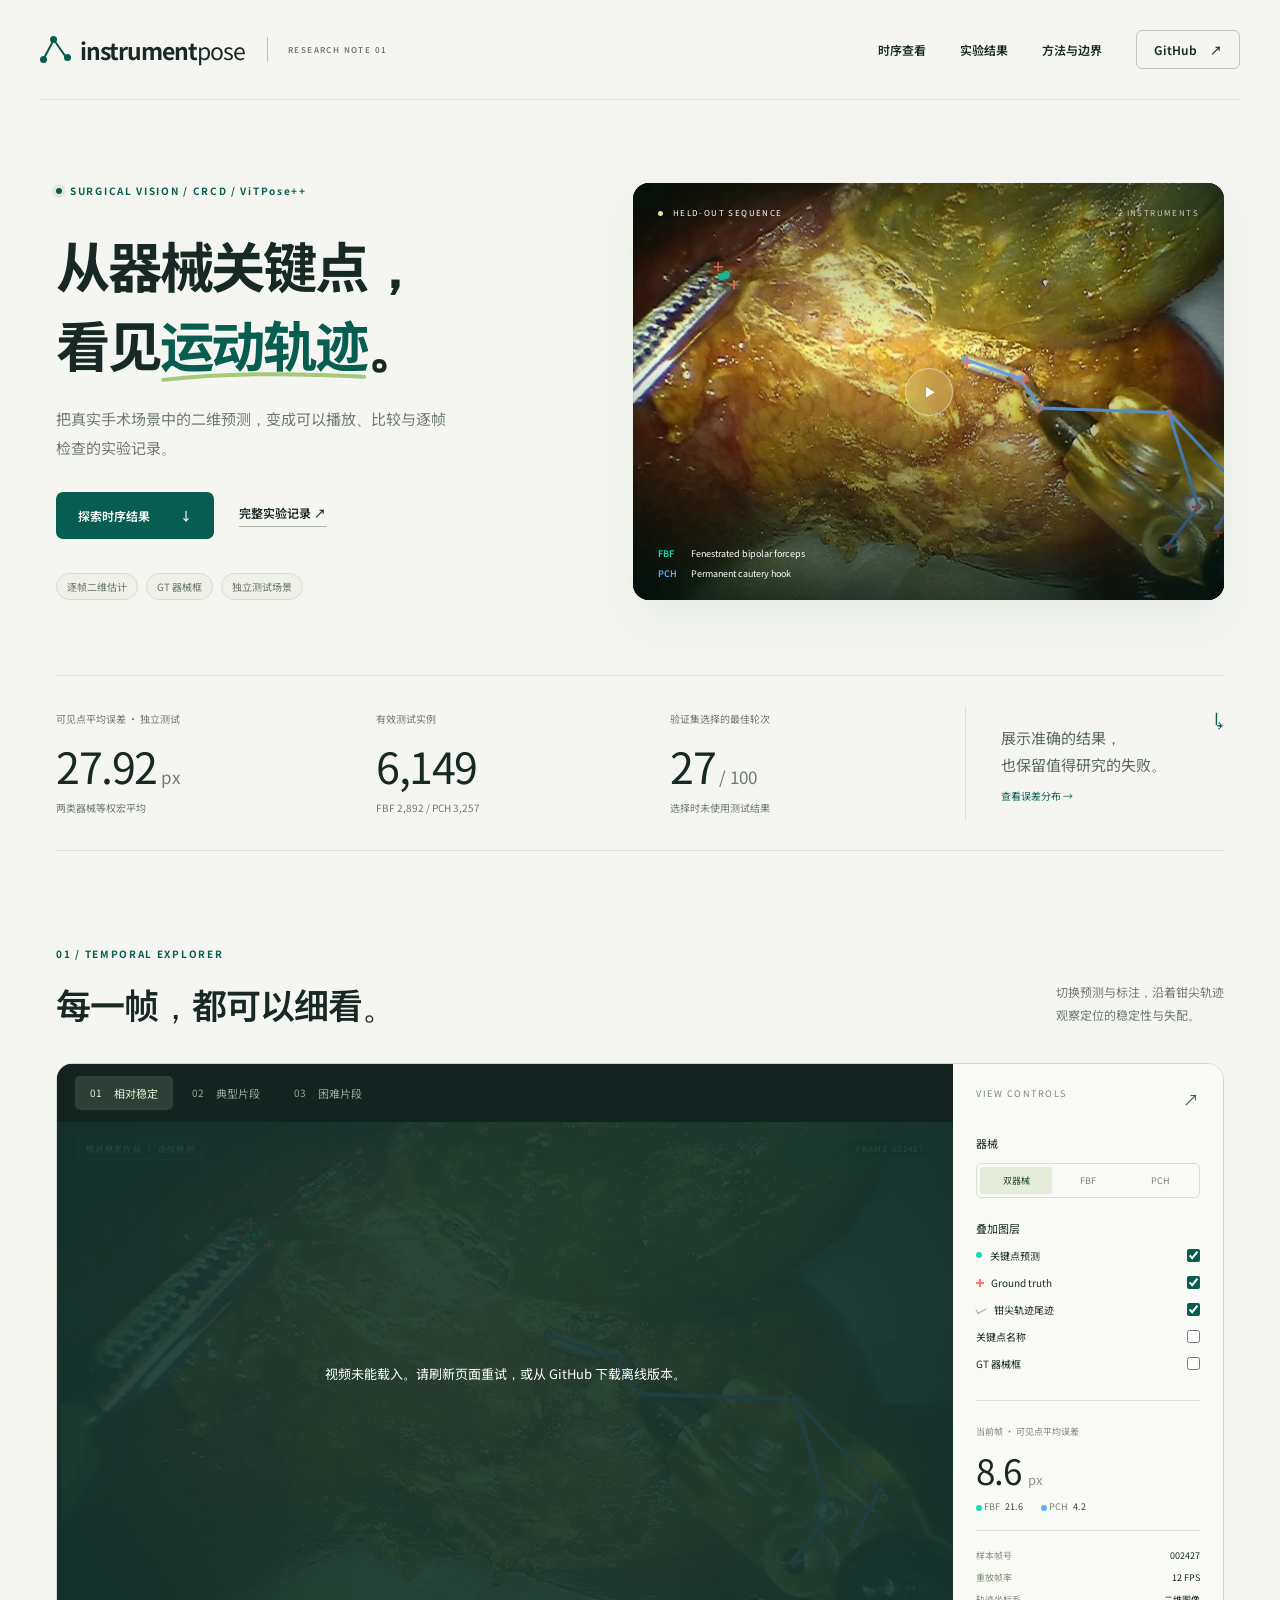
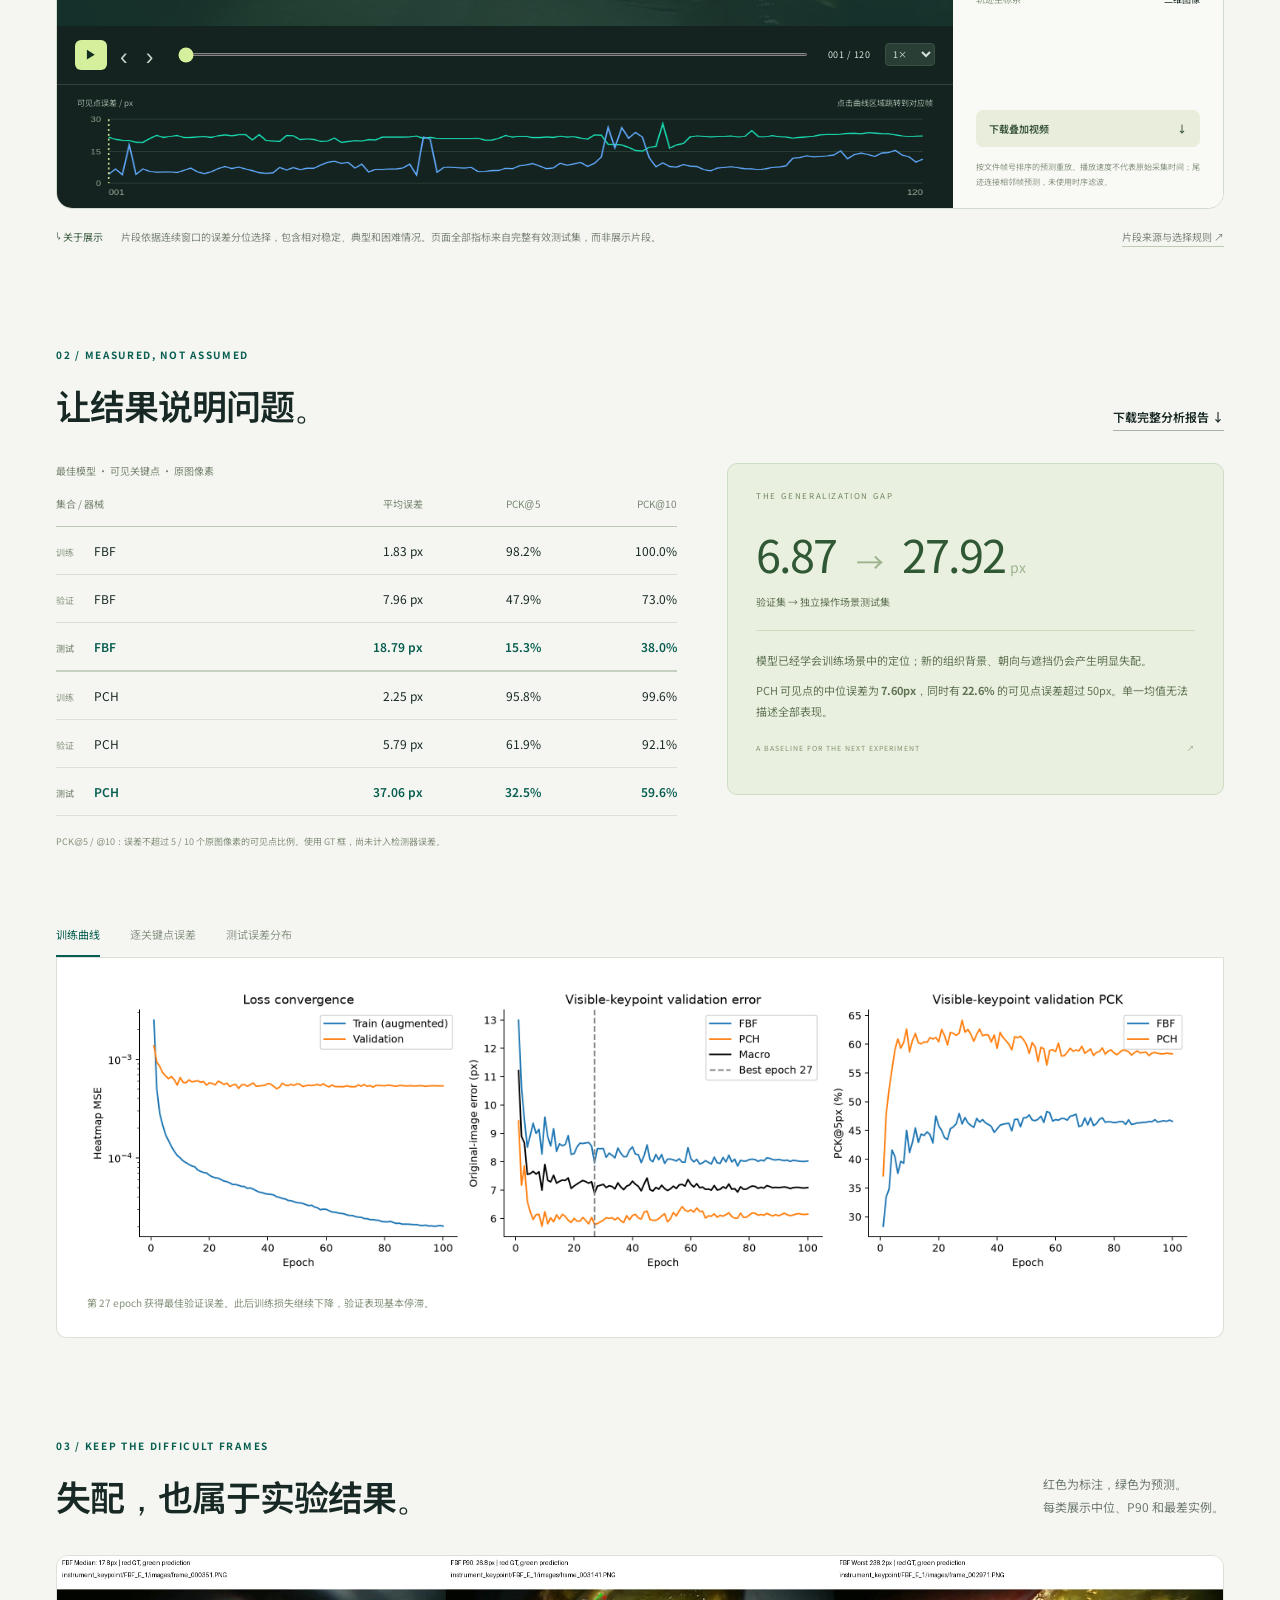
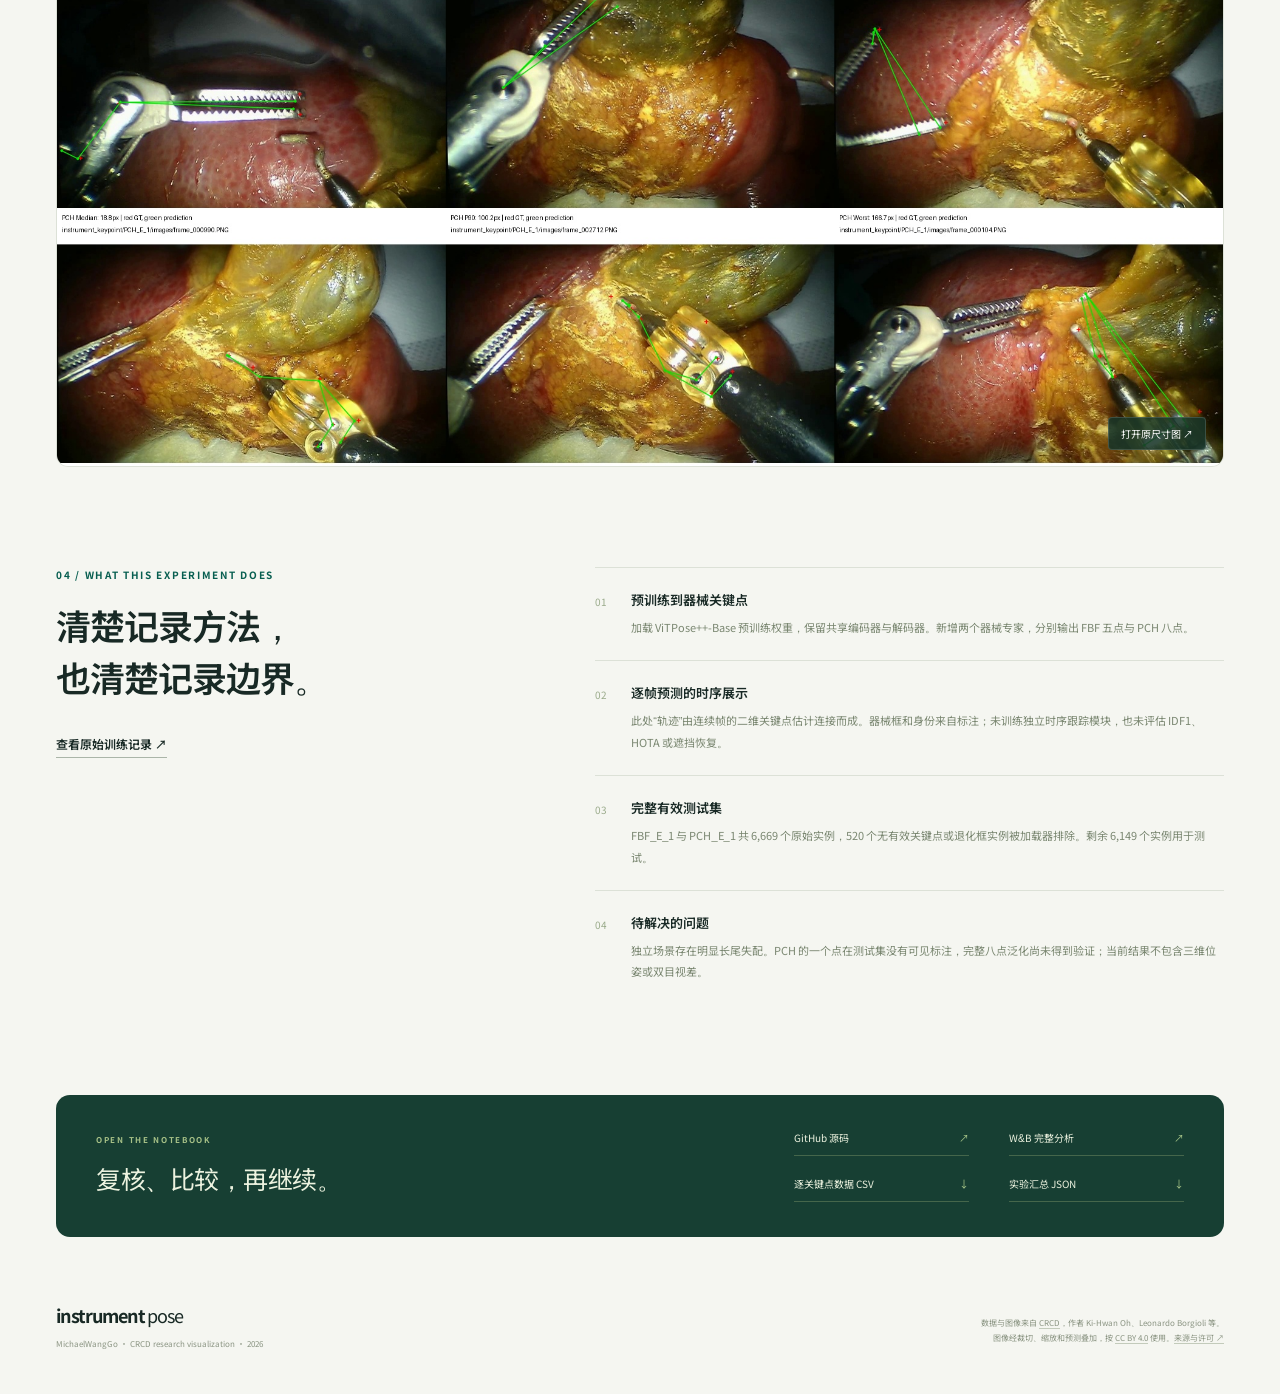
<file: docs/index.html>
<!doctype html>
<html lang="zh-CN">
<head>
  <meta charset="utf-8">
  <meta name="viewport" content="width=device-width, initial-scale=1">
  <title>Instrument Pose — 手术器械关键点与时序可视化</title>
  <meta name="description" content="ViTPose++ 在 CRCD 上的真实实验：交互查看手术器械二维关键点、时序轨迹、独立测试指标与失败案例。">
  <meta name="theme-color" content="#f5f6f1">
  <meta property="og:title" content="Instrument Pose · CRCD">
  <meta property="og:description" content="从单帧关键点到可探索的时序轨迹。真实预测，完整结果，公开展示。">
  <meta property="og:image" content="https://michaelwanggo.github.io/crcd-instrument-keypoints/assets/images/steady-poster.jpg">
  <link rel="icon" href="favicon.svg" type="image/svg+xml">
  <link rel="stylesheet" href="style.css">
  <script type="module" src="app.js"></script>
</head>
<body>
  <a class="skip-link" href="#viewer">跳转到交互查看器</a>
  <header class="site-header">
    <a class="brand" href="./" aria-label="Instrument Pose 首页"><span class="brand-mark"><i></i><i></i><i></i></span><span>instrument<span class="brand-light">pose</span></span><span class="brand-label">RESEARCH NOTE 01</span></a>
    <nav aria-label="主导航"><a href="#viewer">时序查看</a><a href="#results">实验结果</a><a href="#method">方法与边界</a><a class="repo-link" href="https://github.com/MichaelWangGo/crcd-instrument-keypoints" target="_blank" rel="noopener">GitHub <span aria-hidden="true">↗</span></a></nav>
  </header>

  <main>
    <section class="hero section-width">
      <div class="hero-copy">
        <div class="eyebrow"><span class="status-dot"></span> SURGICAL VISION / CRCD / ViTPose++</div>
        <h1>从器械关键点，<br>看见<span class="accent-word">运动轨迹<svg viewBox="0 0 260 18" aria-hidden="true"><path d="M4 12Q110 0 256 8"/></svg></span>。</h1>
        <p class="hero-description">把真实手术场景中的二维预测，变成可以播放、比较与逐帧检查的实验记录。</p>
        <div class="hero-actions"><a class="button primary" href="#viewer">探索时序结果 <span aria-hidden="true">↓</span></a><a class="text-link" href="https://forge.coreweave.com/wandb/xu-wang-23/crcd-vitpose-plus/runs/2cx0caf6" target="_blank" rel="noopener">完整实验记录 ↗</a></div>
        <div class="scope-badges"><span>逐帧二维估计</span><span>GT 器械框</span><span>独立测试场景</span></div>
      </div>
      <a class="hero-visual" href="#viewer" aria-label="查看手术器械关键点的交互演示">
        <img src="assets/images/steady-poster.jpg" alt="CRCD 测试场景，双极钳和电凝钩上叠加真实关键点预测" width="1280" height="720" fetchpriority="high">
        <div class="visual-topline"><span><i></i> HELD-OUT SEQUENCE</span><span>2 INSTRUMENTS</span></div>
        <span class="visual-play" aria-hidden="true">▶</span>
        <div class="visual-bottom"><span><b>FBF</b> Fenestrated bipolar forceps</span><span><b>PCH</b> Permanent cautery hook</span></div>
      </a>
    </section>

    <section class="numbers section-width" aria-label="实验概览">
      <div><span class="number-label">可见点平均误差 · 独立测试</span><strong>27.92<span> px</span></strong><p>两类器械等权宏平均</p></div>
      <div><span class="number-label">有效测试实例</span><strong>6,149</strong><p>FBF 2,892 / PCH 3,257</p></div>
      <div><span class="number-label">验证集选择的最佳轮次</span><strong>27<span> / 100</span></strong><p>选择时未使用测试结果</p></div>
      <div class="number-note"><span class="note-arrow">↳</span><p>展示准确的结果，<br>也保留值得研究的失败。</p><a href="#results">查看误差分布 →</a></div>
    </section>

    <section id="viewer" class="viewer-section section-width">
      <div class="section-heading"><div><div class="eyebrow">01 / TEMPORAL EXPLORER</div><h2>每一帧，都可以细看。</h2></div><p>切换预测与标注，沿着钳尖轨迹<br>观察定位的稳定性与失配。</p></div>
      <div class="explorer">
        <div class="explorer-main">
          <div class="clip-tabs" role="tablist" aria-label="时序片段"><button role="tab" aria-selected="true" data-clip="steady">01 <span>相对稳定</span></button><button role="tab" aria-selected="false" data-clip="typical">02 <span>典型片段</span></button><button role="tab" aria-selected="false" data-clip="challenging">03 <span>困难片段</span></button></div>
          <div class="video-stage" id="video-stage">
            <video id="sequence-video" muted playsinline preload="metadata" poster="assets/images/steady-poster.jpg" aria-label="测试序列原始视频"></video>
            <canvas id="pose-canvas" width="1280" height="720" aria-label="二维关键点预测和标注叠加层"></canvas>
            <div class="stage-caption"><span id="stage-status">正在载入真实测试序列…</span><span id="stage-frame">FRAME —</span></div>
            <div id="viewer-error" class="viewer-error" hidden></div>
          </div>
          <div class="playback">
            <button class="play-button" id="play-button" aria-label="播放片段" disabled>▶</button>
            <button class="step-button" id="prev-frame" aria-label="上一帧">‹</button>
            <button class="step-button" id="next-frame" aria-label="下一帧">›</button>
            <label class="sr-only" for="frame-slider">选择样本帧</label><input id="frame-slider" type="range" min="0" max="119" value="0" step="1">
            <span class="frame-counter" id="frame-counter">001 / 120</span>
            <label class="sr-only" for="playback-rate">播放速度</label><select id="playback-rate" aria-label="播放速度"><option value="0.5">0.5×</option><option value="1" selected>1×</option><option value="2">2×</option></select>
          </div>
          <div class="trace-chart"><div><span>可见点误差 / px</span><span>点击曲线区域跳转到对应帧</span></div><canvas id="trace-chart" width="1000" height="125" aria-label="当前片段每帧的 FBF 和 PCH 可见点平均误差曲线"></canvas></div>
        </div>
        <aside class="explorer-panel">
          <div class="panel-title">VIEW CONTROLS <span>↗</span></div>
          <div class="control-group"><h3>器械</h3><div class="instrument-options" role="group" aria-label="显示器械"><button class="selected" data-tool="both">双器械</button><button data-tool="FBF">FBF</button><button data-tool="PCH">PCH</button></div></div>
          <div class="control-group overlay-options"><h3>叠加图层</h3><label><span><i class="legend-dot prediction"></i>关键点预测</span><input id="show-prediction" type="checkbox" checked></label><label><span><i class="legend-cross"></i>Ground truth</span><input id="show-gt" type="checkbox" checked></label><label><span><i class="legend-trail"></i>钳尖轨迹尾迹</span><input id="show-trails" type="checkbox" checked></label><label><span>关键点名称</span><input id="show-labels" type="checkbox"></label><label><span>GT 器械框</span><input id="show-boxes" type="checkbox"></label></div>
          <div class="frame-metric"><span>当前帧 · 可见点平均误差</span><strong id="current-error">— <small>px</small></strong><div><span><i class="legend-dot fbf"></i> FBF <b id="fbf-error">—</b></span><span><i class="legend-dot pch"></i> PCH <b id="pch-error">—</b></span></div></div>
          <dl class="clip-details"><div><dt>样本帧号</dt><dd id="source-frame">—</dd></div><div><dt>重放帧率</dt><dd>12 FPS</dd></div><div><dt>轨迹坐标系</dt><dd>二维图像</dd></div></dl>
          <a id="download-clip" class="button download-button" href="assets/video/steady-overlay.mp4" download>下载叠加视频 <span>↓</span></a>
          <p class="panel-footnote">按文件帧号排序的预测重放。播放速度不代表原始采集时间；尾迹连接相邻帧预测，未使用时序滤波。</p>
        </aside>
      </div>
      <p class="viewer-caption"><span class="caption-index">↳ 关于展示</span>片段依据连续窗口的误差分位选择，包含相对稳定、典型和困难情况。页面全部指标来自完整有效测试集，而非展示片段。<a href="data/clips.json" download>片段来源与选择规则 ↗</a></p>
    </section>

    <section id="results" class="results-section section-width">
      <div class="section-heading"><div><div class="eyebrow">02 / MEASURED, NOT ASSUMED</div><h2>让结果说明问题。</h2></div><a class="text-link" href="downloads/report_zh.md" download>下载完整分析报告 ↓</a></div>
      <div class="results-layout">
        <div class="results-table-wrap"><table><caption>最佳模型 · 可见关键点 · 原图像素</caption><thead><tr><th>集合 / 器械</th><th>平均误差</th><th>PCK@5</th><th>PCK@10</th></tr></thead><tbody id="results-body"><tr><td colspan="4">载入完整实验指标…</td></tr></tbody></table><p class="table-note">PCK@5 / @10：误差不超过 5 / 10 个原图像素的可见点比例。使用 GT 框，尚未计入检测器误差。</p></div>
        <div class="finding-card"><div class="finding-tag">THE GENERALIZATION GAP</div><strong>6.87 <span>→</span> 27.92<span class="finding-unit">px</span></strong><p class="finding-subtitle">验证集 → 独立操作场景测试集</p><div class="finding-rule"></div><p>模型已经学会训练场景中的定位；新的组织背景、朝向与遮挡仍会产生明显失配。</p><p>PCH 可见点的中位误差为 <b>7.60px</b>，同时有 <b>22.6%</b> 的可见点误差超过 50px。单一均值无法描述全部表现。</p><span class="finding-bottom">A BASELINE FOR THE NEXT EXPERIMENT <span>↗</span></span></div>
      </div>
      <div class="figure-tabs" role="tablist" aria-label="实验图表"><button role="tab" aria-selected="true" data-chart="learning_curves">训练曲线</button><button role="tab" aria-selected="false" data-chart="per_joint_errors">逐关键点误差</button><button role="tab" aria-selected="false" data-chart="test_error_cdf">测试误差分布</button></div>
      <figure class="chart-figure"><img id="results-chart" src="assets/charts/learning_curves.png" alt="训练损失、验证误差和 PCK 随 epoch 变化的曲线" loading="lazy"><figcaption id="chart-caption">第 27 epoch 获得最佳验证误差。此后训练损失继续下降，验证表现基本停滞。</figcaption></figure>
    </section>

    <section class="failure-section section-width"><div class="section-heading"><div><div class="eyebrow">03 / KEEP THE DIFFICULT FRAMES</div><h2>失配，也属于实验结果。</h2></div><p>红色为标注，绿色为预测。<br>每类展示中位、P90 和最差实例。</p></div><a class="failure-image" href="assets/images/qualitative_test.jpg" target="_blank"><img src="assets/images/qualitative_test.jpg" alt="FBF 与 PCH 的测试中位、P90 和最差案例，展示真实预测与标注的偏差" loading="lazy"><span>打开原尺寸图 ↗</span></a></section>

    <section id="method" class="method-section section-width"><div><div class="eyebrow">04 / WHAT THIS EXPERIMENT DOES</div><h2>清楚记录方法，<br>也清楚记录边界。</h2><a class="text-link" href="https://forge.coreweave.com/wandb/xu-wang-23/crcd-vitpose-plus/runs/srjp103z" target="_blank" rel="noopener">查看原始训练记录 ↗</a></div><div class="method-notes"><article><span>01</span><div><h3>预训练到器械关键点</h3><p>加载 ViTPose++-Base 预训练权重，保留共享编码器与解码器。新增两个器械专家，分别输出 FBF 五点与 PCH 八点。</p></div></article><article><span>02</span><div><h3>逐帧预测的时序展示</h3><p>此处“轨迹”由连续帧的二维关键点估计连接而成。器械框和身份来自标注；未训练独立时序跟踪模块，也未评估 IDF1、HOTA 或遮挡恢复。</p></div></article><article><span>03</span><div><h3>完整有效测试集</h3><p>FBF_E_1 与 PCH_E_1 共 6,669 个原始实例，520 个无有效关键点或退化框实例被加载器排除。剩余 6,149 个实例用于测试。</p></div></article><article><span>04</span><div><h3>待解决的问题</h3><p>独立场景存在明显长尾失配。PCH 的一个点在测试集没有可见标注，完整八点泛化尚未得到验证；当前结果不包含三维位姿或双目视差。</p></div></article></div></section>

    <section class="resources section-width"><div><span class="eyebrow">OPEN THE NOTEBOOK</span><h2>复核、比较，再继续。</h2></div><div class="resource-links"><a href="https://github.com/MichaelWangGo/crcd-instrument-keypoints" target="_blank" rel="noopener">GitHub 源码 <span>↗</span></a><a href="https://forge.coreweave.com/wandb/xu-wang-23/crcd-vitpose-plus/runs/2cx0caf6" target="_blank" rel="noopener">W&B 完整分析 <span>↗</span></a><a href="downloads/per_joint.csv" download>逐关键点数据 CSV <span>↓</span></a><a href="downloads/summary.json" download>实验汇总 JSON <span>↓</span></a></div></section>
  </main>
  <footer class="site-footer section-width"><div><a class="brand" href="./">instrument<span class="brand-light">pose</span></a><p>MichaelWangGo · CRCD research visualization · 2026</p></div><p>数据与图像来自 <a href="https://github.com/SITL-Eng/CRCD" target="_blank" rel="noopener">CRCD</a>，作者 Ki-Hwan Oh、Leonardo Borgioli 等。<br>图像经裁切、缩放和预测叠加，按 <a href="https://creativecommons.org/licenses/by/4.0/" target="_blank" rel="noopener">CC BY 4.0</a> 使用。<a href="credits.html">来源与许可 ↗</a></p></footer>
</body>
</html>
</file>
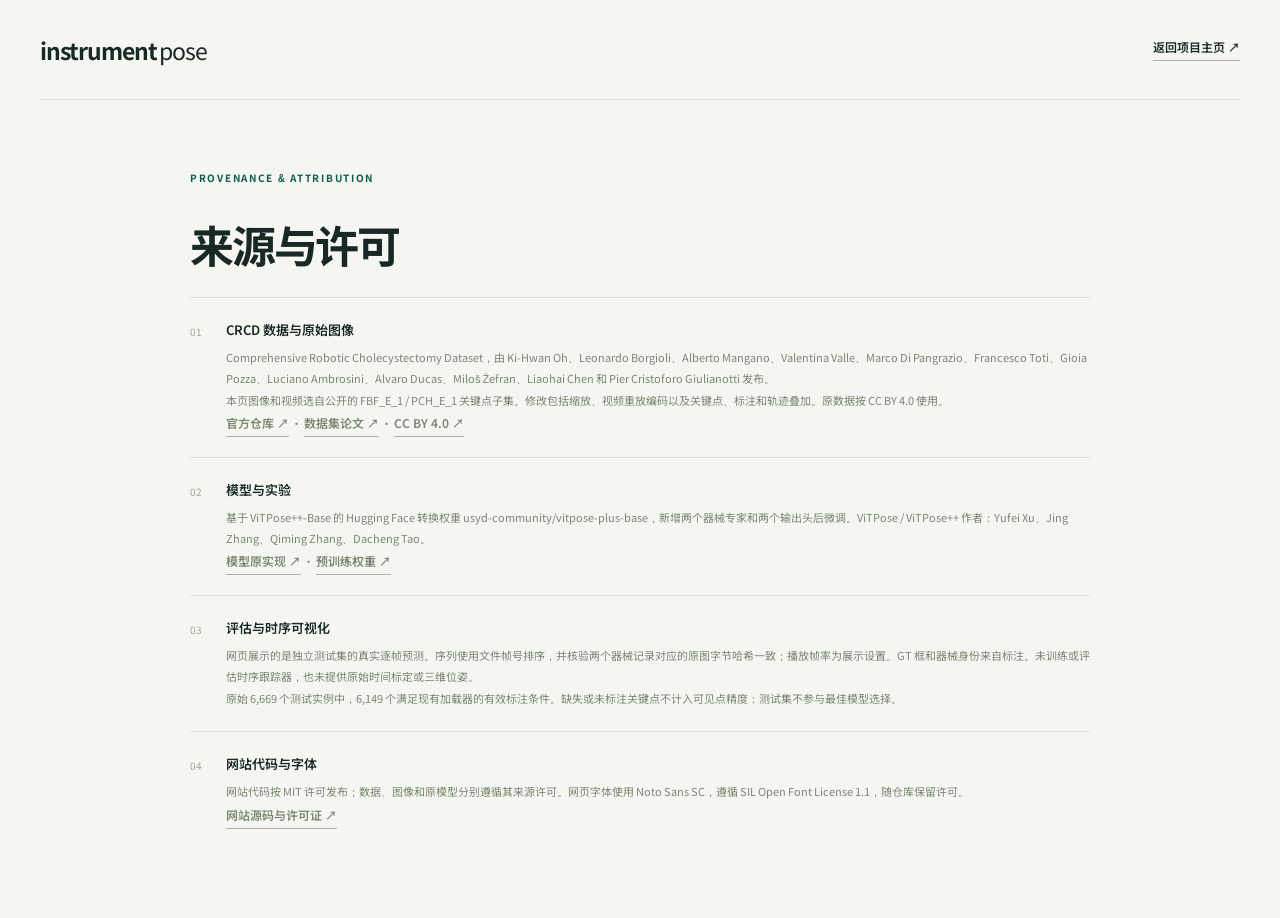
<file: docs/credits.html>
<!doctype html><html lang="zh-CN"><head><meta charset="utf-8"><meta name="viewport" content="width=device-width,initial-scale=1"><title>来源与许可 · Instrument Pose</title><link rel="icon" href="favicon.svg" type="image/svg+xml"><link rel="stylesheet" href="style.css"></head><body><header class="site-header"><a class="brand" href="./">instrument<span class="brand-light">pose</span></a><a class="text-link" href="./">返回项目主页 ↗</a></header><main class="section-width" style="padding:70px 0;max-width:900px"><div class="eyebrow">PROVENANCE & ATTRIBUTION</div><h1 style="font-size:44px">来源与许可</h1><div class="method-notes"><article><span>01</span><div><h3>CRCD 数据与原始图像</h3><p>Comprehensive Robotic Cholecystectomy Dataset，由 Ki-Hwan Oh、Leonardo Borgioli、Alberto Mangano、Valentina Valle、Marco Di Pangrazio、Francesco Toti、Gioia Pozza、Luciano Ambrosini、Alvaro Ducas、Miloš Žefran、Liaohai Chen 和 Pier Cristoforo Giulianotti 发布。</p><p>本页图像和视频选自公开的 FBF_E_1 / PCH_E_1 关键点子集。修改包括缩放、视频重放编码以及关键点、标注和轨迹叠加。原数据按 CC BY 4.0 使用。</p><p><a class="text-link" href="https://github.com/SITL-Eng/CRCD">官方仓库 ↗</a> · <a class="text-link" href="https://arxiv.org/abs/2412.12238">数据集论文 ↗</a> · <a class="text-link" href="https://creativecommons.org/licenses/by/4.0/">CC BY 4.0 ↗</a></p></div></article><article><span>02</span><div><h3>模型与实验</h3><p>基于 ViTPose++-Base 的 Hugging Face 转换权重 usyd-community/vitpose-plus-base，新增两个器械专家和两个输出头后微调。ViTPose / ViTPose++ 作者：Yufei Xu、Jing Zhang、Qiming Zhang、Dacheng Tao。</p><p><a class="text-link" href="https://github.com/ViTAE-Transformer/ViTPose">模型原实现 ↗</a> · <a class="text-link" href="https://huggingface.co/usyd-community/vitpose-plus-base">预训练权重 ↗</a></p></div></article><article><span>03</span><div><h3>评估与时序可视化</h3><p>网页展示的是独立测试集的真实逐帧预测。序列使用文件帧号排序，并核验两个器械记录对应的原图字节哈希一致；播放帧率为展示设置。GT 框和器械身份来自标注。未训练或评估时序跟踪器，也未提供原始时间标定或三维位姿。</p><p>原始 6,669 个测试实例中，6,149 个满足现有加载器的有效标注条件。缺失或未标注关键点不计入可见点精度；测试集不参与最佳模型选择。</p></div></article><article><span>04</span><div><h3>网站代码与字体</h3><p>网站代码按 MIT 许可发布；数据、图像和原模型分别遵循其来源许可。网页字体使用 Noto Sans SC，遵循 SIL Open Font License 1.1，随仓库保留许可。</p><p><a class="text-link" href="https://github.com/MichaelWangGo/crcd-instrument-keypoints">网站源码与许可证 ↗</a></p></div></article></div></main></body></html>
</file>
<file: docs/style.css>
@font-face{font-family:SiteSans;src:url('assets/fonts/site-sans-400.ttf') format('truetype');font-weight:400;font-display:swap}
@font-face{font-family:SiteSans;src:url('assets/fonts/site-sans-600.ttf') format('truetype');font-weight:600;font-display:swap}
@font-face{font-family:SiteSans;src:url('assets/fonts/site-sans-700.ttf') format('truetype');font-weight:700;font-display:swap}
:root{--paper:#f5f6f1;--ink:#182925;--muted:#6f7973;--green:#075e50;--lime:#d6ef9c;--line:#dce1d7;--fbf:#19dcb4;--pch:#62abff;--gt:#ff7669;--radius:16px}
*{box-sizing:border-box}html{scroll-behavior:smooth;scroll-padding-top:100px}body{margin:0;background:var(--paper);color:var(--ink);font-family:SiteSans,Arial,'Noto Sans SC',sans-serif;font-size:15px;-webkit-font-smoothing:antialiased}a{color:inherit;text-decoration:none}button,input,select{font:inherit}button,a,input,select{-webkit-tap-highlight-color:transparent}button{cursor:pointer}button:disabled{cursor:wait;opacity:.5}button:focus-visible,a:focus-visible,input:focus-visible,select:focus-visible{outline:3px solid #83b966;outline-offset:4px}button{color:inherit}img{max-width:100%;display:block}button{border:0}::selection{background:var(--lime);color:var(--green)}.section-width{width:min(1360px,calc(100% - 112px));margin-inline:auto}.site-header{height:100px;display:flex;align-items:center;justify-content:space-between;width:min(1440px,calc(100% - 80px));margin:auto;border-bottom:1px solid var(--line)}.brand{display:flex;align-items:center;font-size:23px;font-weight:750;letter-spacing:-1px;gap:2px}.brand-light{font-weight:400}.brand-mark{position:relative;width:27px;height:28px;margin-right:11px}.brand-mark:before,.brand-mark:after{content:'';position:absolute;height:2px;background:var(--green);transform-origin:left center;left:3px;top:23px;width:25px;transform:rotate(-62deg)}.brand-mark:after{left:14px;top:3px;width:23px;transform:rotate(55deg)}.brand-mark i{position:absolute;width:7px;height:7px;background:var(--green);border-radius:50%;z-index:1}.brand-mark i:nth-child(1){left:0;top:20px}.brand-mark i:nth-child(2){left:10px;top:0}.brand-mark i:nth-child(3){right:-4px;top:18px}.brand-label{font-size:8px;font-weight:600;letter-spacing:1.4px;margin-left:20px;padding-left:20px;border-left:1px solid #bbc4b7;line-height:25px;color:var(--muted)}nav{display:flex;align-items:center;gap:34px;font-size:12px;font-weight:600}nav a:hover,.text-link:hover{color:var(--green)}.repo-link{border:1px solid #bdc8bd;padding:10px 17px;border-radius:6px}.repo-link span{margin-left:10px}.hero{display:grid;grid-template-columns:1fr 1.12fr;gap:50px;align-items:center;padding-top:83px;padding-bottom:75px}.eyebrow{font-size:10px;font-weight:700;letter-spacing:1.7px;color:var(--green);display:flex;align-items:center;gap:8px}.status-dot{width:6px;height:6px;border-radius:100%;background:var(--green);box-shadow:0 0 0 4px #e4ebdc}h1{font-size:clamp(36px,4.25vw,65px);font-weight:650;line-height:1.45;letter-spacing:-2.2px;margin:28px 0 20px}.accent-word{position:relative;color:var(--green);display:inline-block}.accent-word svg{position:absolute;left:0;bottom:-1px;width:100%;height:15px;fill:none;stroke:#a5c87b;stroke-width:5;stroke-linecap:round}.hero-description{font-size:15px;color:var(--muted);line-height:1.95;max-width:390px;margin-bottom:30px}.hero-actions{display:flex;align-items:center;gap:25px}.button{display:inline-flex;align-items:center;justify-content:center;gap:30px;padding:15px 22px;border-radius:7px;font-size:12px;font-weight:600;transition:transform .2s,background .2s}.button:hover{transform:translateY(-2px)}.primary{background:var(--green);color:#fff}.primary:hover{background:#084d43}.text-link{font-size:12px;font-weight:600;border-bottom:1px solid #aab5a8;padding-bottom:5px;white-space:nowrap}.scope-badges{display:flex;gap:8px;margin-top:34px}.scope-badges span{font-size:10px;color:#68746c;border:1px solid #d5ddcf;border-radius:30px;padding:5px 10px;background:#f0f2e9}.hero-visual{position:relative;overflow:hidden;min-height:355px;height:100%;max-height:420px;border-radius:var(--radius);background:#182923;box-shadow:0 22px 50px #122f1b10}.hero-visual:after{content:'';position:absolute;inset:0;background:linear-gradient(180deg,#081b146b 0%,transparent 40%,#00120fc9 100%)}.hero-visual>img{width:100%;height:100%;object-fit:cover;min-height:355px}.visual-topline,.visual-bottom{position:absolute;z-index:2;left:25px;right:25px;display:flex;justify-content:space-between;gap:10px;color:white;font-size:8px;font-weight:500;letter-spacing:1.4px}.visual-topline{top:24px}.visual-topline i{display:inline-block;width:5px;height:5px;background:var(--lime);border-radius:100%;margin-right:6px}.visual-topline>span:last-child{opacity:.7}.visual-bottom{bottom:20px;letter-spacing:0;flex-direction:column;gap:7px;font-size:9px}.visual-bottom b{font-weight:600;display:inline-block;width:31px;color:var(--fbf)}.visual-bottom>span:last-child b{color:var(--pch)}.visual-play{position:absolute;left:calc(50% - 24px);top:calc(50% - 24px);z-index:3;border:1px solid #ffffff70;background:#ffffff1a;backdrop-filter:blur(8px);color:#fff;width:48px;height:48px;border-radius:100%;display:grid;place-items:center;padding-left:3px;font-size:13px;transition:transform .2s}.hero-visual:hover .visual-play{transform:scale(1.15)}.numbers{border-top:1px solid var(--line);border-bottom:1px solid var(--line);display:grid;grid-template-columns:1.1fr 1fr 1fr 1fr;padding:30px 0;gap:35px}.number-label{font-size:10px;color:var(--muted)}.numbers strong{display:block;font-size:43px;line-height:1.4;letter-spacing:-1.5px;font-weight:500;margin-top:8px}.numbers strong>span{font-size:17px;color:var(--muted);letter-spacing:0}.numbers p{font-size:10px;color:var(--muted);margin:5px 0}.number-note{border-left:1px solid var(--line);padding-left:35px;position:relative}.number-note p{font-size:15px;line-height:1.8;color:#58685a;padding-top:13px}.number-note a{font-size:10px;color:var(--green)}.note-arrow{position:absolute;right:0;font-size:22px;color:var(--green)}.section-heading{display:flex;justify-content:space-between;align-items:end;gap:30px;margin-bottom:32px}.section-heading h2,.method-section h2{font-size:35px;font-weight:550;letter-spacing:-1px;margin:17px 0 0;line-height:1.5}.section-heading>p{font-size:12px;line-height:1.9;color:var(--muted);margin:0 0 4px}.viewer-section{padding-top:95px}.explorer{display:grid;grid-template-columns:minmax(0,1fr) 270px;border:1px solid #d1dbcf;border-radius:16px;overflow:hidden;background:#fff}.explorer-main{min-width:0;background:#14231f}.clip-tabs{display:flex;gap:4px;padding:12px 18px;background:#14231f}.clip-tabs button{background:transparent;color:#8faaa0;font-size:10px;padding:9px 15px;border-radius:5px;display:flex;gap:12px;align-items:center}.clip-tabs button[aria-selected=true]{background:#2c4037;color:#e4efd3}.clip-tabs button>span{font-size:11px}.video-stage{aspect-ratio:16/9;position:relative;background:#030b07;overflow:hidden}.video-stage video,.video-stage>canvas{position:absolute;inset:0;width:100%;height:100%;object-fit:contain}.video-stage>canvas{pointer-events:none}.stage-caption{position:absolute;left:20px;right:20px;top:15px;display:flex;justify-content:space-between;color:#fff;font-size:8px;letter-spacing:1.3px;text-shadow:0 1px 7px #000}.stage-caption span{background:#061c1399;border:1px solid #ffffff26;padding:5px 8px;border-radius:4px}.playback{display:flex;align-items:center;gap:8px;padding:14px 18px;color:#d6e3da}.play-button{background:#d6ef9c;color:#132d22;border-radius:6px;width:32px;height:30px;flex-shrink:0;font-size:12px}.step-button{background:transparent;color:#c5d3cb;font-size:23px;line-height:24px;padding:0 5px}.playback input[type=range]{flex:1;min-width:40px;height:3px;accent-color:#d6ef9c;margin:0 12px}.frame-counter{font-size:9px;font-variant-numeric:tabular-nums;white-space:nowrap;letter-spacing:.5px}.playback select{background:#293e34;color:#d5e1d6;border:1px solid #3b5145;border-radius:4px;padding:3px;font-size:9px;margin-left:7px}.trace-chart{border-top:1px solid #31443b;padding:12px 20px 7px}.trace-chart>div{display:flex;justify-content:space-between;font-size:8px;color:#9aafa2;margin-bottom:3px}.trace-chart>canvas{width:100%;height:86px;cursor:crosshair}.explorer-panel{padding:23px 23px 19px;display:flex;flex-direction:column;background:#f9faf5}.panel-title{font-size:9px;color:#7a897a;letter-spacing:1.5px;display:flex;justify-content:space-between;margin-bottom:24px}.panel-title>span{font-size:16px;color:#3e6247}.control-group{margin-bottom:22px}.control-group h3{font-size:11px;font-weight:500;margin:0 0 12px}.instrument-options{display:flex;border:1px solid #d9e0d3;border-radius:5px;overflow:hidden;padding:3px}.instrument-options>button{font-size:9px;background:transparent;border-radius:3px;padding:7px 9px;flex:1;white-space:nowrap;color:#71806d}.instrument-options>button.selected{background:#e5ecd9;color:#2a5137}.overlay-options{margin-bottom:17px}.overlay-options label{font-size:10px;display:flex;align-items:center;justify-content:space-between;margin:12px 0;cursor:pointer}.overlay-options label>span{display:flex;align-items:center;gap:8px}.overlay-options input{accent-color:var(--green);width:13px;height:13px;margin:0;cursor:pointer}.legend-dot{display:inline-block;width:6px;height:6px;border-radius:100%;vertical-align:middle}.prediction,.fbf{background:var(--fbf)}.pch{background:var(--pch)}.legend-cross{position:relative;width:7px;height:7px;display:inline-block}.legend-cross:before,.legend-cross:after{content:'';position:absolute;width:8px;height:2px;top:3px;background:var(--gt)}.legend-cross:after{transform:rotate(90deg)}.legend-trail{width:10px;height:5px;border-bottom:1px solid #98b7a1;border-left:1px solid #98b7a1;transform:rotate(-30deg)}.frame-metric{border-top:1px solid var(--line);border-bottom:1px solid var(--line);padding:17px 0}.frame-metric>span{font-size:9px;color:#7d8678}.frame-metric>strong{font-size:35px;font-weight:450;display:block;letter-spacing:-1px;margin:5px 0}.frame-metric small{font-size:13px;color:#8b9585;letter-spacing:0}.frame-metric>div{display:flex;gap:18px;font-size:9px}.frame-metric>div>span{color:#6b7b6b}.frame-metric b{font-weight:500;color:#344638;margin-left:3px}.clip-details{margin:18px 0;font-size:9px}.clip-details>div{display:flex;justify-content:space-between;margin-bottom:9px}.clip-details dt{color:#83907c}.clip-details dd{margin:0;font-variant-numeric:tabular-nums}.download-button{background:#e8eddc;font-size:10px;color:#365238;padding:11px 13px;gap:15px;justify-content:space-between;margin-top:auto}.panel-footnote{font-size:8px;color:#8a9484;line-height:1.9;margin:12px 0 0}.viewer-caption{font-size:10px;line-height:1.9;color:#7a8477;margin:18px 0 0;display:flex;gap:18px;flex-wrap:wrap}.caption-index{color:#3a5c40;white-space:nowrap}.viewer-caption a{margin-left:auto;border-bottom:1px solid #bdcbb5;white-space:nowrap}.viewer-error{position:absolute;inset:0;padding:40px;background:#18352fe8;color:white;display:grid;place-items:center;text-align:center;font-size:13px}.viewer-error[hidden]{display:none}.results-section{padding-top:100px}.results-layout{display:grid;grid-template-columns:1.25fr 1fr;gap:50px;align-items:start}.results-table-wrap table{border-collapse:collapse;width:100%;font-size:12px;font-variant-numeric:tabular-nums;text-align:left}.results-table-wrap caption{text-align:left;font-size:10px;color:#7a8675;padding:0 0 18px}.results-table-wrap th{font-size:10px;font-weight:500;color:#7a8675;border-bottom:1px solid #bdc8b7;padding:0 0 15px}.results-table-wrap th:not(:first-child),.results-table-wrap td:not(:first-child){text-align:right}.results-table-wrap td{padding:15px 0;border-bottom:1px solid var(--line)}.results-table-wrap tr.test-row td{font-weight:600;color:var(--green)}.results-table-wrap tr.group-start td{border-top:2px solid #c6d0bf}.table-split{font-size:9px;color:#8b9684;display:inline-block;width:38px}.table-note{font-size:9px;line-height:1.9;color:#84907c;margin:17px 0}.finding-card{border:1px solid #cedcc5;background:#eaf0df;border-radius:10px;padding:26px 28px;min-height:332px}.finding-tag{font-size:8px;letter-spacing:1.6px;color:#6f8660}.finding-card>strong{display:block;font-size:45px;letter-spacing:-2px;font-weight:450;margin:20px 0 0;color:#305835;white-space:nowrap}.finding-card>strong>span{font-size:28px;font-weight:300;color:#9db38d;margin:0 12px}.finding-card>strong>.finding-unit{font-size:14px;margin:0 0 0 5px;letter-spacing:0}.finding-subtitle{font-size:10px!important;margin-top:6px!important}.finding-rule{height:1px;background:#cfdbc1;margin:19px 0}.finding-card p{font-size:11px;line-height:1.9;color:#607455;margin:9px 0}.finding-bottom{display:flex;justify-content:space-between;font-size:7px;color:#809370;letter-spacing:1px;margin-top:21px}.figure-tabs{display:flex;border-bottom:1px solid var(--line);gap:30px;margin-top:45px}.figure-tabs button{padding:13px 0;background:transparent;color:#8b9587;font-size:11px;border-bottom:2px solid transparent}.figure-tabs button[aria-selected=true]{border-color:var(--green);color:var(--green)}.chart-figure{margin:0;background:white;border:1px solid var(--line);border-top:0;border-radius:0 0 10px 10px;padding:25px}.chart-figure img{width:100%;height:auto;max-height:475px;object-fit:contain}.chart-figure figcaption{font-size:10px;color:#85917b;line-height:1.8;margin:14px 5px 0}.failure-section{padding-top:100px}.failure-image{position:relative;display:block;border-radius:12px;overflow:hidden;border:1px solid var(--line);background:white}.failure-image img{width:100%}.failure-image>span{position:absolute;bottom:16px;right:17px;background:#173528df;color:white;border:1px solid #ffffff25;font-size:10px;padding:8px 12px;border-radius:4px}.method-section{padding-top:100px;display:grid;grid-template-columns:1fr 1.4fr;gap:90px}.method-section h2{margin-bottom:28px}.method-notes article{display:flex;gap:24px;padding:22px 0;border-top:1px solid var(--line)}.method-notes article>span{font-size:10px;color:#9aab8b;margin-top:4px}.method-notes h3{font-weight:550;font-size:13px;margin:0 0 8px}.method-notes p{font-size:11px;line-height:1.95;color:#7a8771;margin:0}.resources{margin-top:90px;background:#173f33;color:#ecf2df;border-radius:14px;padding:35px 40px;display:flex;align-items:center;justify-content:space-between;gap:35px}.resources .eyebrow{color:#a8c288;font-size:8px}.resources h2{font-size:25px;font-weight:450;letter-spacing:-.5px;margin:15px 0 0}.resource-links{display:grid;grid-template-columns:1fr 1fr;gap:20px 40px;min-width:390px}.resource-links a{font-size:10px;border-bottom:1px solid #45664b;padding-bottom:10px;display:flex;justify-content:space-between;gap:25px}.resource-links span{color:#a9c78a}.site-footer{display:flex;justify-content:space-between;align-items:center;gap:35px;margin-top:65px;margin-bottom:35px}.site-footer .brand{font-size:18px}.site-footer p{font-size:8px;color:#8a9482;line-height:1.9}.site-footer>p{text-align:right}.site-footer a:not(.brand){border-bottom:1px solid #c3cbbb}.skip-link{position:fixed;top:-100px;left:15px;background:var(--green);color:white;padding:12px;z-index:20}.skip-link:focus{top:10px}.sr-only{position:absolute;clip:rect(0,0,0,0);width:1px;height:1px;overflow:hidden}
@media(min-width:1600px){.hero{padding-top:100px;padding-bottom:95px}}
@media(max-width:1120px){.section-width{width:calc(100% - 72px)}.hero{gap:30px;grid-template-columns:1fr 1.05fr}.hero-actions{gap:16px}.hero-actions .text-link{font-size:10px}.hero-visual{min-height:330px}.hero-visual>img{min-height:330px}.numbers{gap:20px}.number-note{padding-left:20px}.number-label{font-size:9px}.explorer{grid-template-columns:minmax(0,1fr) 240px}.explorer-panel{padding:20px 18px}.results-layout{gap:30px}.finding-card{padding:24px}.finding-card>strong{font-size:38px}.brand-label{display:none}.method-section{gap:50px}}
@media(max-width:850px){.section-width{width:calc(100% - 48px)}.site-header{width:calc(100% - 48px);height:78px}nav{gap:22px}nav a:not(.repo-link){display:none}.hero{padding-top:48px;grid-template-columns:1fr;gap:35px;padding-bottom:45px}.hero-copy{max-width:600px}h1{font-size:50px;margin-top:21px}.hero-description{max-width:540px;font-size:14px}.hero-visual{height:350px}.numbers{grid-template-columns:1fr 1fr;gap:28px}.number-note{border-left:0;padding-left:0}.number-note p{padding-top:0}.numbers strong{font-size:36px}.viewer-section,.results-section,.failure-section{padding-top:65px}.section-heading h2,.method-section h2{font-size:29px}.section-heading>p{font-size:10px}.explorer{grid-template-columns:1fr}.explorer-panel{display:grid;grid-template-columns:1fr 1fr;gap:18px 28px;padding:22px}.panel-title{grid-column:1/-1;margin:0}.control-group{margin:0}.overlay-options{grid-row:2/5;grid-column:2}.frame-metric{border-bottom:0;padding:12px 0}.clip-details{margin:0}.download-button{margin:0;align-self:center}.panel-footnote{grid-column:1/-1;margin:0}.results-layout{grid-template-columns:1fr;gap:24px}.finding-card{min-height:0}.finding-card>strong{font-size:43px}.method-section{grid-template-columns:1fr;gap:30px;padding-top:65px}.method-section h2 br{display:none}.resources{margin-top:65px;padding:28px;align-items:start;flex-direction:column;gap:28px}.resource-links{min-width:0;width:100%}.site-footer{align-items:start;gap:25px}.site-footer>p{max-width:300px}.trace-chart>canvas{height:90px}}
@media(max-width:480px){.section-width{width:calc(100% - 32px)}.site-header{width:calc(100% - 32px)}.brand{font-size:21px}.repo-link{padding:8px 12px;font-size:10px}.hero{padding-top:36px}h1{font-size:39px;letter-spacing:-1.5px}.eyebrow{font-size:8px;letter-spacing:1.1px}.hero-description{font-size:12px}.hero-actions{gap:18px}.button{padding:14px 17px;gap:20px;font-size:11px}.hero-actions .text-link{font-size:9px}.hero-visual{height:255px;min-height:255px}.hero-visual>img{min-height:255px}.visual-topline,.visual-bottom{left:16px;right:16px;font-size:7px}.numbers{gap:24px 18px;padding:24px 0}.numbers strong{font-size:32px}.number-label{font-size:8px}.numbers p{font-size:8px}.number-note p{font-size:12px}.number-note a{font-size:8px}.section-heading{align-items:start;flex-direction:column;gap:12px;margin-bottom:23px}.section-heading h2,.method-section h2{font-size:26px}.section-heading>p br{display:none}.section-heading>p{font-size:10px}.clip-tabs{padding:9px 10px;gap:0}.clip-tabs button{font-size:8px;padding:8px 11px;gap:8px}.clip-tabs button>span{font-size:10px}.stage-caption{top:8px;left:10px;right:10px;font-size:6px;letter-spacing:.6px}.playback{padding:12px 10px;gap:5px}.play-button{width:28px;height:28px;font-size:10px}.step-button{font-size:20px}.playback input[type=range]{margin:0 5px}.frame-counter{font-size:7px}.playback select{font-size:8px;margin-left:2px;padding:3px 0}.trace-chart{padding:11px 12px 6px}.trace-chart>div{font-size:7px}.explorer-panel{gap:17px;padding:18px}.frame-metric>strong{font-size:30px}.frame-metric>div{font-size:8px;gap:10px}.overlay-options label{font-size:9px}.viewer-caption{font-size:9px;gap:7px}.viewer-caption a{margin-left:0}.results-table-wrap table{font-size:11px}.results-table-wrap td{padding:14px 0}.table-split{width:32px}.finding-card{padding:22px}.figure-tabs{gap:25px}.figure-tabs button{font-size:10px}.chart-figure{padding:10px}.chart-figure figcaption{font-size:9px}.failure-image>span{font-size:8px;bottom:8px;right:8px}.method-notes p{font-size:10px}.resources{padding:25px}.resources h2{font-size:23px}.resource-links{gap:20px}.resource-links a{font-size:9px}.site-footer{flex-direction:column;margin-top:40px;gap:12px}.site-footer>p{text-align:left;max-width:none}.site-footer p{font-size:8px}}
@media(prefers-reduced-motion:reduce){html{scroll-behavior:auto}*{transition:none!important}}
</file>
